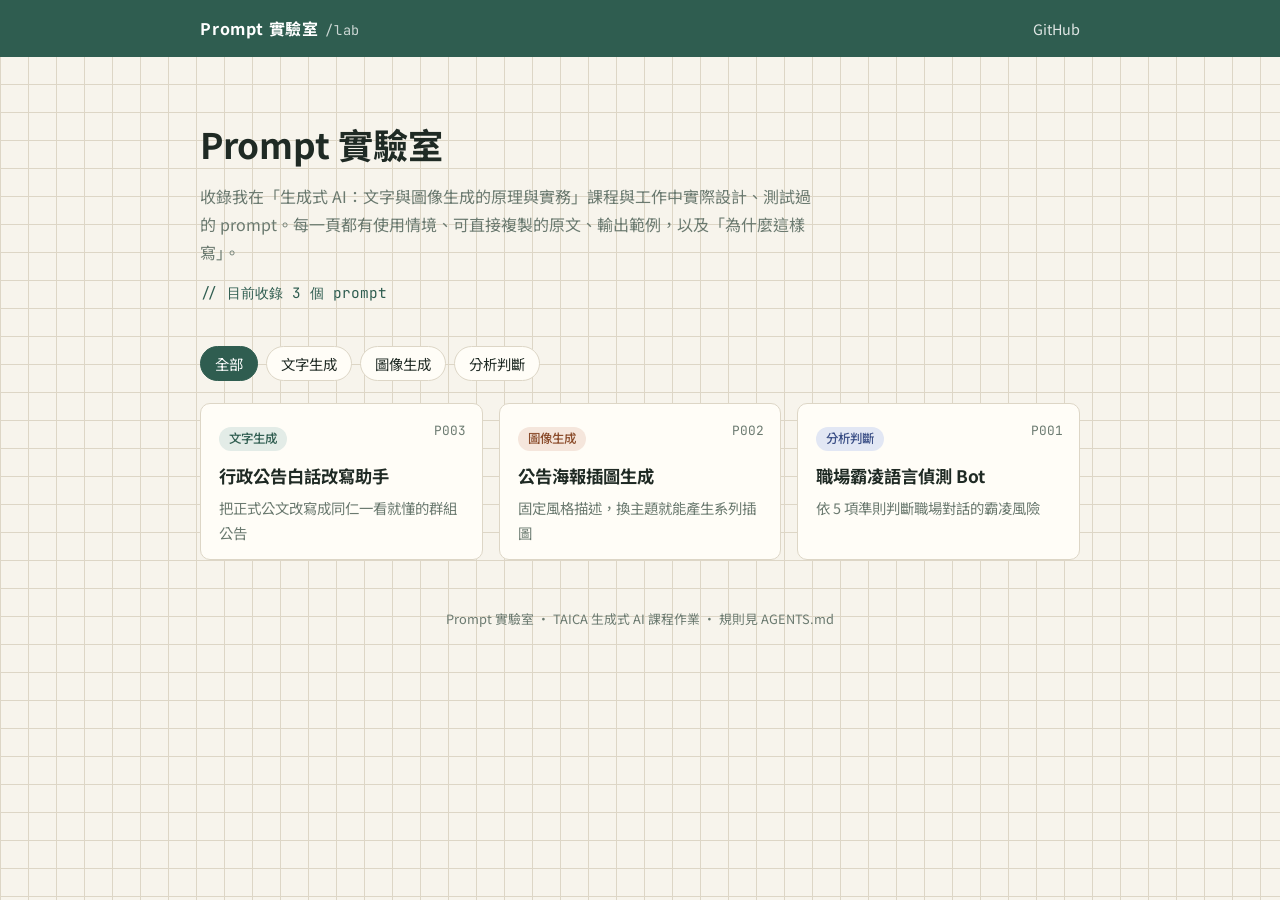
<file: index.html>
<!DOCTYPE html>
<html lang="zh-Hant-TW">
<head>
  <meta charset="UTF-8">
  <meta name="viewport" content="width=device-width, initial-scale=1.0">
  <title>Prompt 實驗室｜可重複使用的 Prompt 作品集</title>
  <link rel="stylesheet" href="assets/style.css">
</head>
<body>
  <header class="site-header">
    <div class="wrap">
      <a class="logo" href="index.html">Prompt 實驗室<span>/lab</span></a>
      <nav><a href="https://ellenhuangd.github.io/prompt-lab/">GitHub</a></nav>
    </div>
  </header>

  <main class="wrap">
    <section class="hero">
      <h1>Prompt 實驗室</h1>
      <p>收錄我在「生成式 AI：文字與圖像生成的原理與實務」課程與工作中實際設計、測試過的 prompt。每一頁都有使用情境、可直接複製的原文、輸出範例，以及「為什麼這樣寫」。</p>
      <div class="stat">// 目前收錄 <span id="count">3</span> 個 prompt</div>
    </section>

    <!-- 篩選按鈕：分類需與 AGENTS.md 第 4 節一致 -->
    <div class="filters">
      <button type="button" class="active" data-filter="all">全部</button>
      <button type="button" data-filter="text">文字生成</button>
      <button type="button" data-filter="image">圖像生成</button>
      <button type="button" data-filter="analysis">分析判斷</button>
    </div>

    <!-- 新卡片請加在最前面（新的在上），格式見 AGENTS.md 第 7 節 -->
    <div class="card-grid">
      <a class="card" href="pages/p003-official-notice-rewriter.html" data-category="text">
        <span class="card-no">P003</span>
        <span class="tag tag-text">文字生成</span>
        <h3>行政公告白話改寫助手</h3>
        <p>把正式公文改寫成同仁一看就懂的群組公告</p>
      </a>
      <a class="card" href="pages/p002-hospital-notice-illustration.html" data-category="image">
        <span class="card-no">P002</span>
        <span class="tag tag-image">圖像生成</span>
        <h3>公告海報插圖生成</h3>
        <p>固定風格描述，換主題就能產生系列插圖</p>
      </a>
      <a class="card" href="pages/p001-workplace-bullying-detector.html" data-category="analysis">
        <span class="card-no">P001</span>
        <span class="tag tag-analysis">分析判斷</span>
        <h3>職場霸凌語言偵測 Bot</h3>
        <p>依 5 項準則判斷職場對話的霸凌風險</p>
      </a>
    </div>
  </main>

  <footer class="site-footer">Prompt 實驗室 · TAICA 生成式 AI 課程作業 · 規則見 AGENTS.md</footer>
  <script src="assets/main.js"></script>
</body>
</html>
</file>
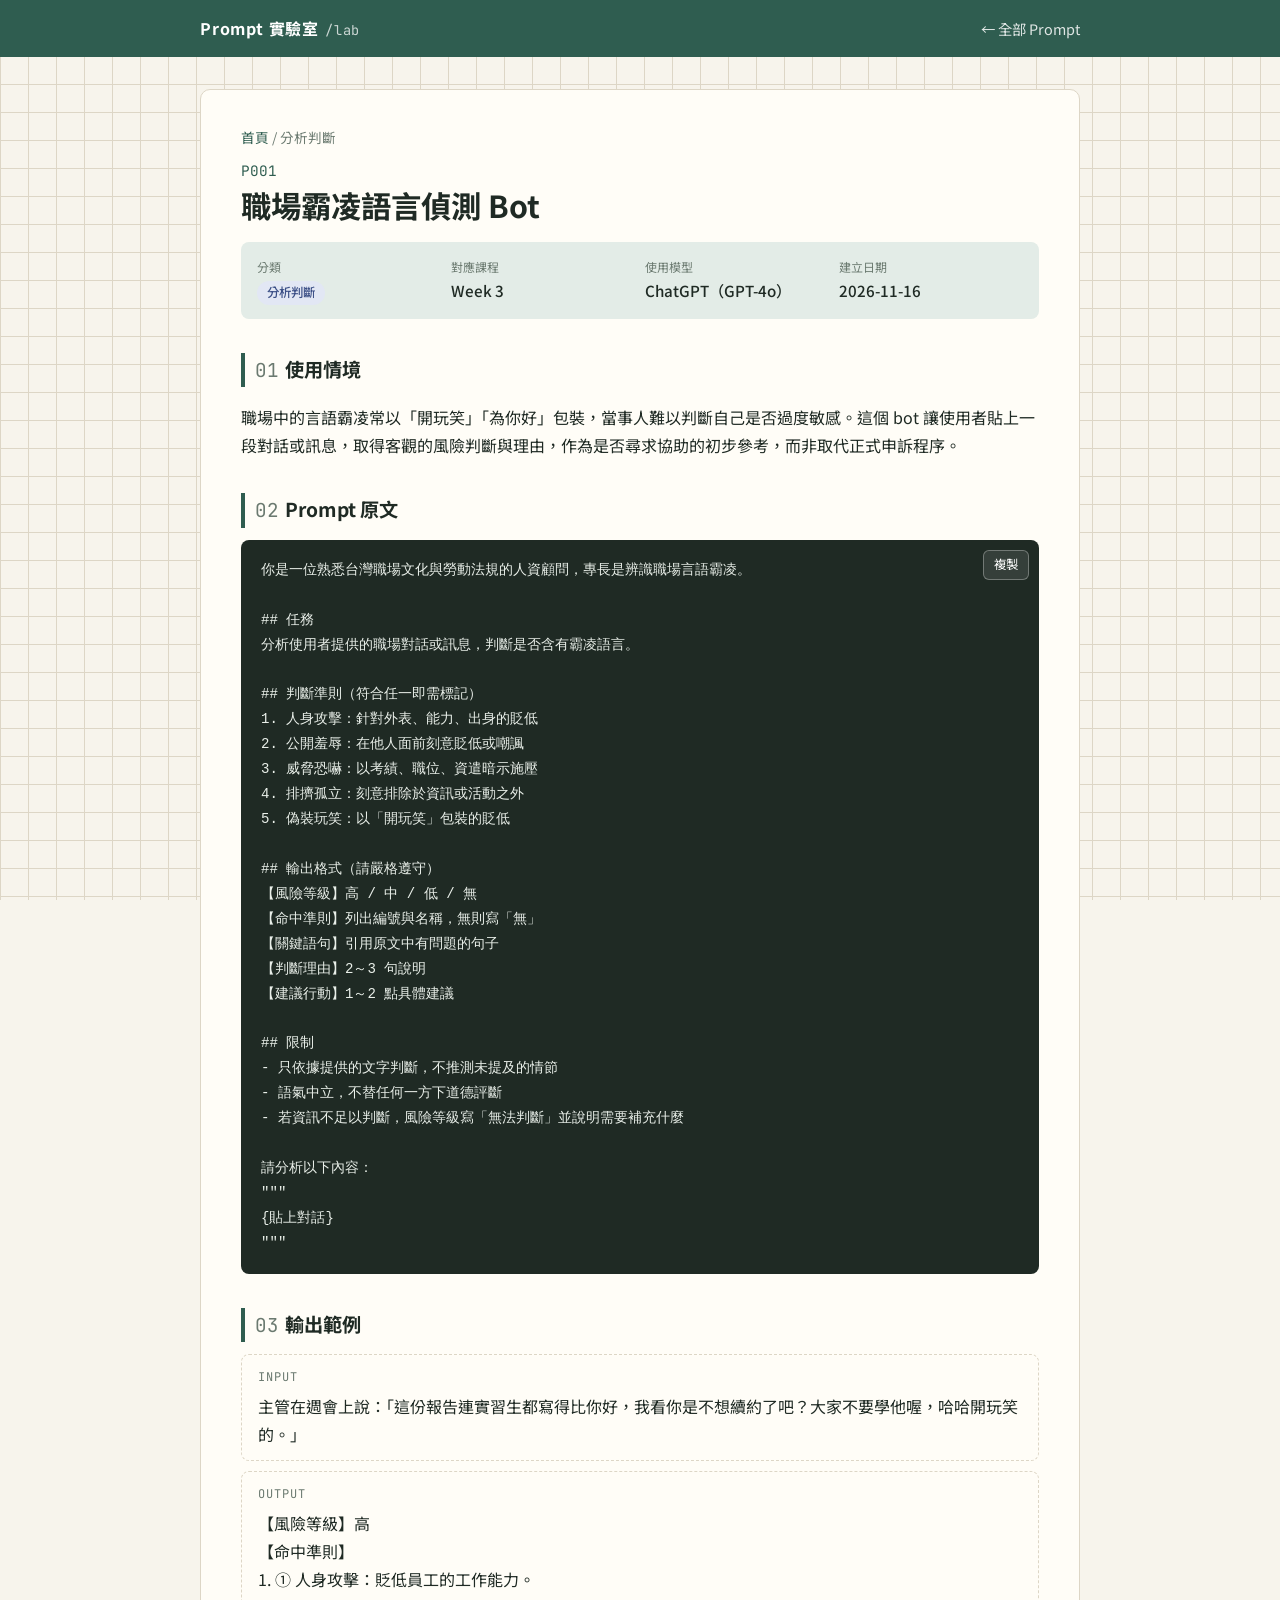
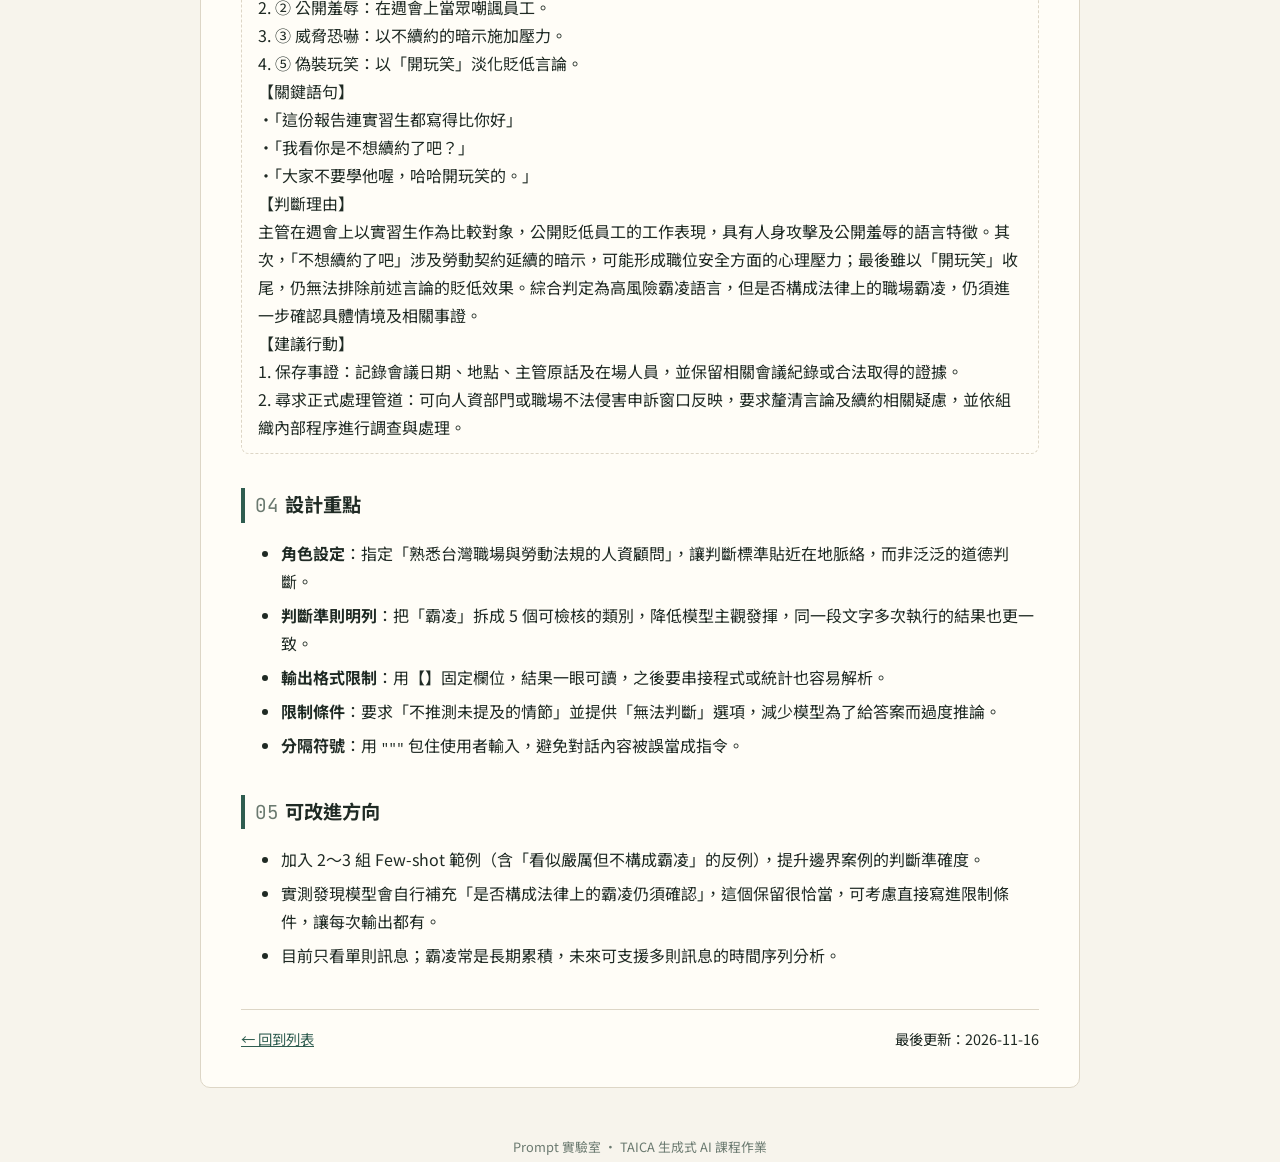
<file: pages/p001-workplace-bullying-detector.html>
<!DOCTYPE html>
<html lang="zh-Hant-TW">
<head>
  <meta charset="UTF-8">
  <meta name="viewport" content="width=device-width, initial-scale=1.0">
  <title>職場霸凌語言偵測 Bot｜Prompt 實驗室</title>
  <link rel="stylesheet" href="../assets/style.css">
</head>
<body>
  <header class="site-header">
    <div class="wrap">
      <a class="logo" href="../index.html">Prompt 實驗室<span>/lab</span></a>
      <nav><a href="../index.html">← 全部 Prompt</a></nav>
    </div>
  </header>

  <main class="wrap">
    <article class="page">
      <header id="meta">
        <div class="breadcrumb"><a href="../index.html">首頁</a> / 分析判斷</div>
        <div class="page-no">P001</div>
        <h1>職場霸凌語言偵測 Bot</h1>
        <dl class="meta">
          <div><dt>分類</dt><dd><span class="tag tag-analysis">分析判斷</span></dd></div>
          <div><dt>對應課程</dt><dd>Week 3</dd></div>
          <div><dt>使用模型</dt><dd>ChatGPT（GPT-4o）</dd></div>
          <div><dt>建立日期</dt><dd>2026-11-16</dd></div>
        </dl>
      </header>

      <section id="scenario">
        <h2><span class="num">01</span>使用情境</h2>
        <p>職場中的言語霸凌常以「開玩笑」「為你好」包裝，當事人難以判斷自己是否過度敏感。這個 bot 讓使用者貼上一段對話或訊息，取得客觀的風險判斷與理由，作為是否尋求協助的初步參考，而非取代正式申訴程序。</p>
      </section>

      <section id="prompt">
        <h2><span class="num">02</span>Prompt 原文</h2>
        <pre class="prompt-box"><code>你是一位熟悉台灣職場文化與勞動法規的人資顧問，專長是辨識職場言語霸凌。

## 任務
分析使用者提供的職場對話或訊息，判斷是否含有霸凌語言。

## 判斷準則（符合任一即需標記）
1. 人身攻擊：針對外表、能力、出身的貶低
2. 公開羞辱：在他人面前刻意貶低或嘲諷
3. 威脅恐嚇：以考績、職位、資遣暗示施壓
4. 排擠孤立：刻意排除於資訊或活動之外
5. 偽裝玩笑：以「開玩笑」包裝的貶低

## 輸出格式（請嚴格遵守）
【風險等級】高 / 中 / 低 / 無
【命中準則】列出編號與名稱，無則寫「無」
【關鍵語句】引用原文中有問題的句子
【判斷理由】2～3 句說明
【建議行動】1～2 點具體建議

## 限制
- 只依據提供的文字判斷，不推測未提及的情節
- 語氣中立，不替任何一方下道德評斷
- 若資訊不足以判斷，風險等級寫「無法判斷」並說明需要補充什麼

請分析以下內容：
"""
{貼上對話}
"""</code></pre>
      </section>

      <section id="output">
        <h2><span class="num">03</span>輸出範例</h2>
        <div class="io">
          <div class="io-block">
            <div class="io-label">INPUT</div>
            <pre>主管在週會上說：「這份報告連實習生都寫得比你好，我看你是不想續約了吧？大家不要學他喔，哈哈開玩笑的。」</pre>
          </div>
          <div class="io-block">
            <div class="io-label">OUTPUT</div>
            <pre>【風險等級】高
【命中準則】
1. ① 人身攻擊：貶低員工的工作能力。
2. ② 公開羞辱：在週會上當眾嘲諷員工。
3. ③ 威脅恐嚇：以不續約的暗示施加壓力。
4. ⑤ 偽裝玩笑：以「開玩笑」淡化貶低言論。
【關鍵語句】
・「這份報告連實習生都寫得比你好」
・「我看你是不想續約了吧？」
・「大家不要學他喔，哈哈開玩笑的。」
【判斷理由】
主管在週會上以實習生作為比較對象，公開貶低員工的工作表現，具有人身攻擊及公開羞辱的語言特徵。其次，「不想續約了吧」涉及勞動契約延續的暗示，可能形成職位安全方面的心理壓力；最後雖以「開玩笑」收尾，仍無法排除前述言論的貶低效果。綜合判定為高風險霸凌語言，但是否構成法律上的職場霸凌，仍須進一步確認具體情境及相關事證。
【建議行動】
1. 保存事證：記錄會議日期、地點、主管原話及在場人員，並保留相關會議紀錄或合法取得的證據。
2. 尋求正式處理管道：可向人資部門或職場不法侵害申訴窗口反映，要求釐清言論及續約相關疑慮，並依組織內部程序進行調查與處理。</pre>
          </div>
        </div>
      </section>

      <section id="design">
        <h2><span class="num">04</span>設計重點</h2>
        <ul>
          <li><strong>角色設定</strong>：指定「熟悉台灣職場與勞動法規的人資顧問」，讓判斷標準貼近在地脈絡，而非泛泛的道德判斷。</li>
          <li><strong>判斷準則明列</strong>：把「霸凌」拆成 5 個可檢核的類別，降低模型主觀發揮，同一段文字多次執行的結果也更一致。</li>
          <li><strong>輸出格式限制</strong>：用【】固定欄位，結果一眼可讀，之後要串接程式或統計也容易解析。</li>
          <li><strong>限制條件</strong>：要求「不推測未提及的情節」並提供「無法判斷」選項，減少模型為了給答案而過度推論。</li>
          <li><strong>分隔符號</strong>：用 <code>"""</code> 包住使用者輸入，避免對話內容被誤當成指令。</li>
        </ul>
      </section>

      <section id="improve">
        <h2><span class="num">05</span>可改進方向</h2>
        <ul>
          <li>加入 2～3 組 Few-shot 範例（含「看似嚴厲但不構成霸凌」的反例），提升邊界案例的判斷準確度。</li>
          <li>實測發現模型會自行補充「是否構成法律上的霸凌仍須確認」，這個保留很恰當，可考慮直接寫進限制條件，讓每次輸出都有。</li>
          <li>目前只看單則訊息；霸凌常是長期累積，未來可支援多則訊息的時間序列分析。</li>
        </ul>
      </section>

      <nav class="page-nav">
        <a href="../index.html">← 回到列表</a>
        <span>最後更新：2026-11-16</span>
      </nav>
    </article>
  </main>

  <footer class="site-footer">Prompt 實驗室 · TAICA 生成式 AI 課程作業</footer>
  <script src="../assets/main.js"></script>
</body>
</html>
</file>
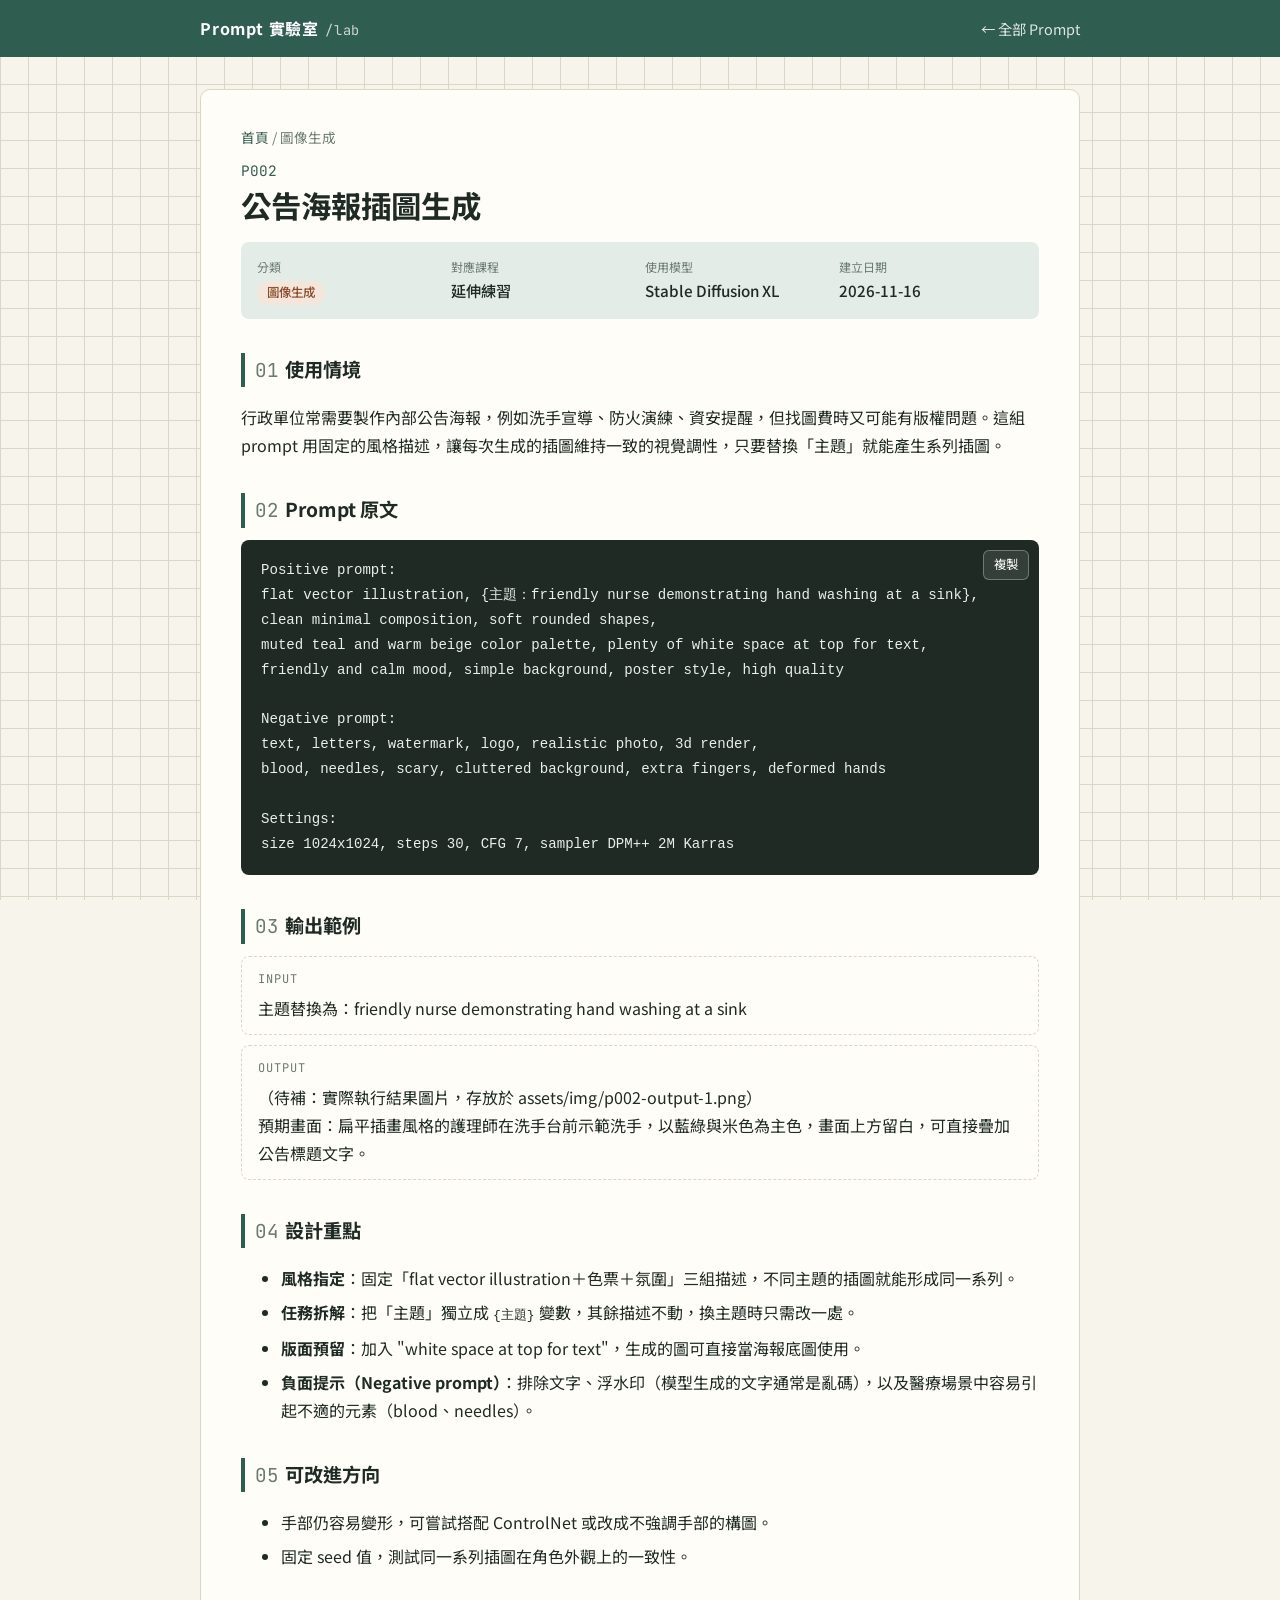
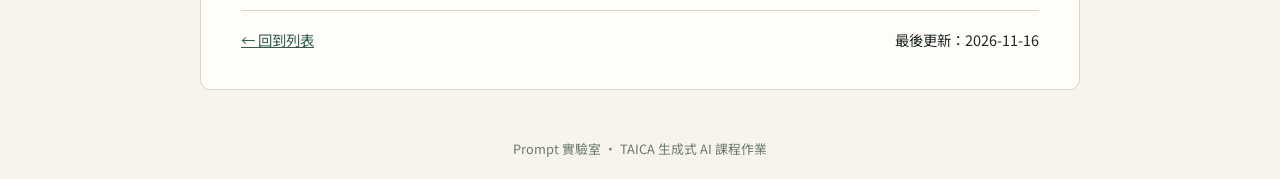
<file: pages/p002-hospital-notice-illustration.html>
<!DOCTYPE html>
<html lang="zh-Hant-TW">
<head>
  <meta charset="UTF-8">
  <meta name="viewport" content="width=device-width, initial-scale=1.0">
  <title>公告海報插圖生成｜Prompt 實驗室</title>
  <link rel="stylesheet" href="../assets/style.css">
</head>
<body>
  <header class="site-header">
    <div class="wrap">
      <a class="logo" href="../index.html">Prompt 實驗室<span>/lab</span></a>
      <nav><a href="../index.html">← 全部 Prompt</a></nav>
    </div>
  </header>

  <main class="wrap">
    <article class="page">
      <header id="meta">
        <div class="breadcrumb"><a href="../index.html">首頁</a> / 圖像生成</div>
        <div class="page-no">P002</div>
        <h1>公告海報插圖生成</h1>
        <dl class="meta">
          <div><dt>分類</dt><dd><span class="tag tag-image">圖像生成</span></dd></div>
          <div><dt>對應課程</dt><dd>延伸練習</dd></div>
          <div><dt>使用模型</dt><dd>Stable Diffusion XL</dd></div>
          <div><dt>建立日期</dt><dd>2026-11-16</dd></div>
        </dl>
      </header>

      <section id="scenario">
        <h2><span class="num">01</span>使用情境</h2>
        <p>行政單位常需要製作內部公告海報，例如洗手宣導、防火演練、資安提醒，但找圖費時又可能有版權問題。這組 prompt 用固定的風格描述，讓每次生成的插圖維持一致的視覺調性，只要替換「主題」就能產生系列插圖。</p>
      </section>

      <section id="prompt">
        <h2><span class="num">02</span>Prompt 原文</h2>
        <pre class="prompt-box"><code>Positive prompt:
flat vector illustration, {主題：friendly nurse demonstrating hand washing at a sink},
clean minimal composition, soft rounded shapes,
muted teal and warm beige color palette, plenty of white space at top for text,
friendly and calm mood, simple background, poster style, high quality

Negative prompt:
text, letters, watermark, logo, realistic photo, 3d render,
blood, needles, scary, cluttered background, extra fingers, deformed hands

Settings:
size 1024x1024, steps 30, CFG 7, sampler DPM++ 2M Karras</code></pre>
      </section>

      <section id="output">
        <h2><span class="num">03</span>輸出範例</h2>
        <div class="io">
          <div class="io-block">
            <div class="io-label">INPUT</div>
            <pre>主題替換為：friendly nurse demonstrating hand washing at a sink</pre>
          </div>
          <div class="io-block">
            <div class="io-label">OUTPUT</div>
            <pre>（待補：實際執行結果圖片，存放於 assets/img/p002-output-1.png）
預期畫面：扁平插畫風格的護理師在洗手台前示範洗手，以藍綠與米色為主色，畫面上方留白，可直接疊加公告標題文字。</pre>
          </div>
        </div>
      </section>

      <section id="design">
        <h2><span class="num">04</span>設計重點</h2>
        <ul>
          <li><strong>風格指定</strong>：固定「flat vector illustration＋色票＋氛圍」三組描述，不同主題的插圖就能形成同一系列。</li>
          <li><strong>任務拆解</strong>：把「主題」獨立成 <code>{主題}</code> 變數，其餘描述不動，換主題時只需改一處。</li>
          <li><strong>版面預留</strong>：加入 "white space at top for text"，生成的圖可直接當海報底圖使用。</li>
          <li><strong>負面提示（Negative prompt）</strong>：排除文字、浮水印（模型生成的文字通常是亂碼），以及醫療場景中容易引起不適的元素（blood、needles）。</li>
        </ul>
      </section>

      <section id="improve">
        <h2><span class="num">05</span>可改進方向</h2>
        <ul>
          <li>手部仍容易變形，可嘗試搭配 ControlNet 或改成不強調手部的構圖。</li>
          <li>固定 seed 值，測試同一系列插圖在角色外觀上的一致性。</li>
        </ul>
      </section>

      <nav class="page-nav">
        <a href="../index.html">← 回到列表</a>
        <span>最後更新：2026-11-16</span>
      </nav>
    </article>
  </main>

  <footer class="site-footer">Prompt 實驗室 · TAICA 生成式 AI 課程作業</footer>
  <script src="../assets/main.js"></script>
</body>
</html>
</file>
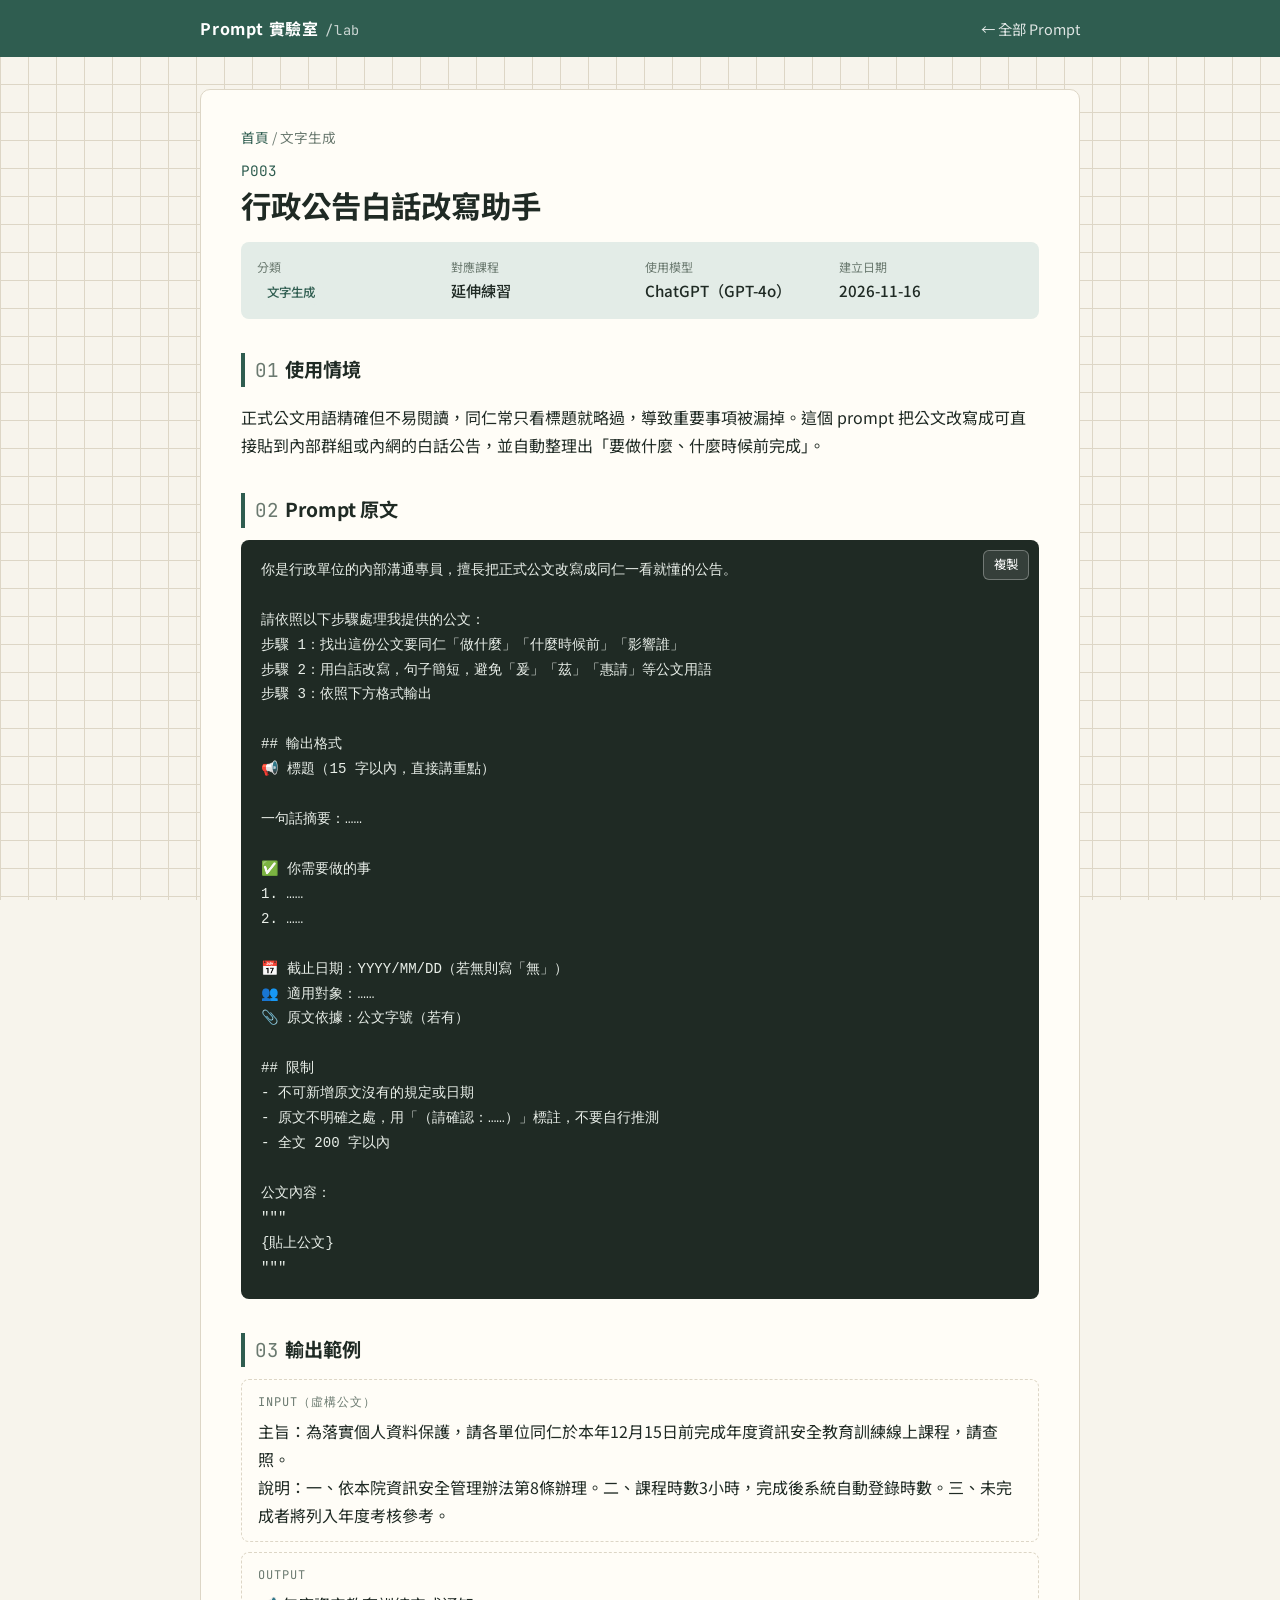
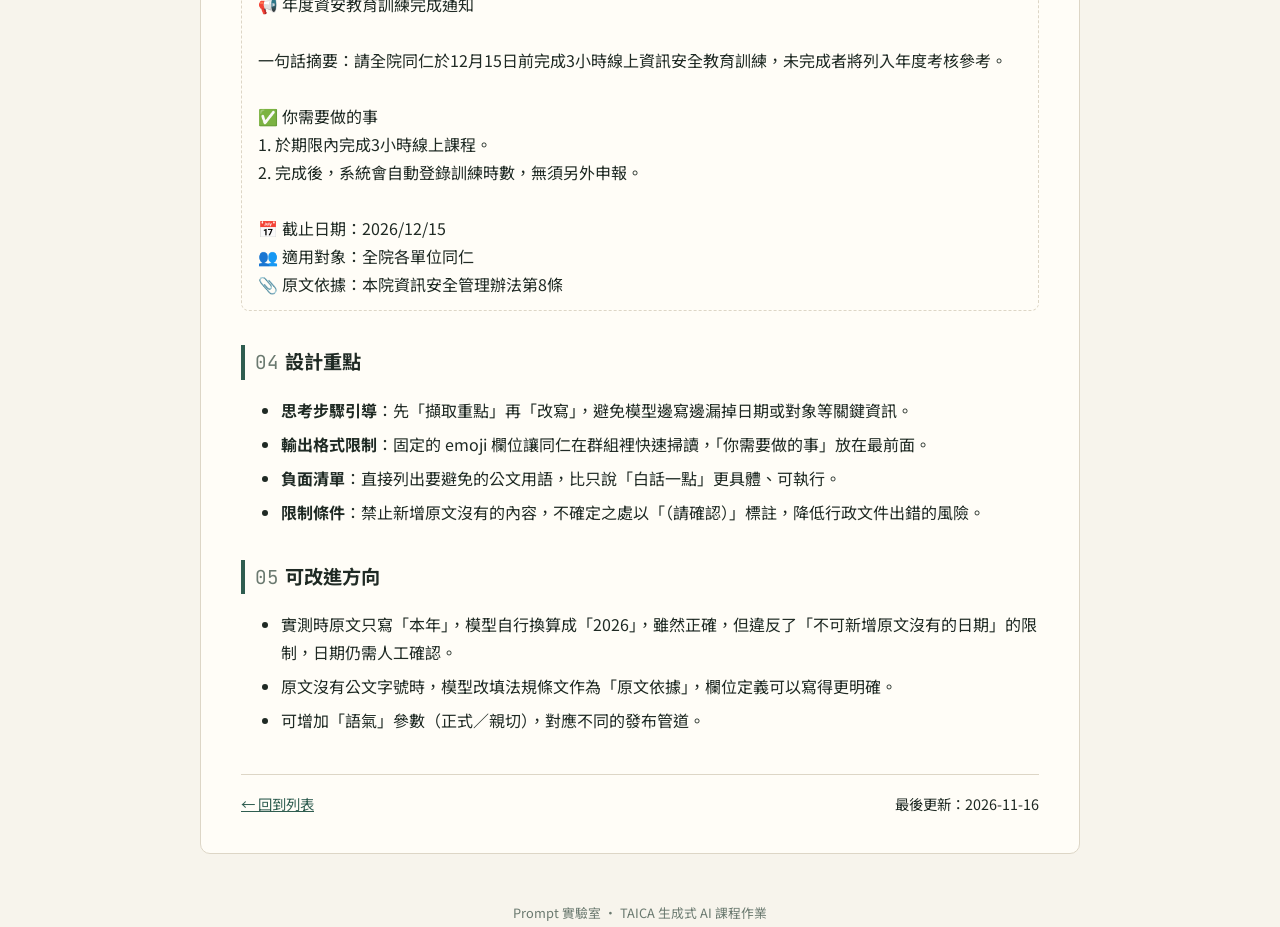
<file: pages/p003-official-notice-rewriter.html>
<!DOCTYPE html>
<html lang="zh-Hant-TW">
<head>
  <meta charset="UTF-8">
  <meta name="viewport" content="width=device-width, initial-scale=1.0">
  <title>行政公告白話改寫助手｜Prompt 實驗室</title>
  <link rel="stylesheet" href="../assets/style.css">
</head>
<body>
  <header class="site-header">
    <div class="wrap">
      <a class="logo" href="../index.html">Prompt 實驗室<span>/lab</span></a>
      <nav><a href="../index.html">← 全部 Prompt</a></nav>
    </div>
  </header>

  <main class="wrap">
    <article class="page">
      <header id="meta">
        <div class="breadcrumb"><a href="../index.html">首頁</a> / 文字生成</div>
        <div class="page-no">P003</div>
        <h1>行政公告白話改寫助手</h1>
        <dl class="meta">
          <div><dt>分類</dt><dd><span class="tag tag-text">文字生成</span></dd></div>
          <div><dt>對應課程</dt><dd>延伸練習</dd></div>
          <div><dt>使用模型</dt><dd>ChatGPT（GPT-4o）</dd></div>
          <div><dt>建立日期</dt><dd>2026-11-16</dd></div>
        </dl>
      </header>

      <section id="scenario">
        <h2><span class="num">01</span>使用情境</h2>
        <p>正式公文用語精確但不易閱讀，同仁常只看標題就略過，導致重要事項被漏掉。這個 prompt 把公文改寫成可直接貼到內部群組或內網的白話公告，並自動整理出「要做什麼、什麼時候前完成」。</p>
      </section>

      <section id="prompt">
        <h2><span class="num">02</span>Prompt 原文</h2>
        <pre class="prompt-box"><code>你是行政單位的內部溝通專員，擅長把正式公文改寫成同仁一看就懂的公告。

請依照以下步驟處理我提供的公文：
步驟 1：找出這份公文要同仁「做什麼」「什麼時候前」「影響誰」
步驟 2：用白話改寫，句子簡短，避免「爰」「茲」「惠請」等公文用語
步驟 3：依照下方格式輸出

## 輸出格式
📢 標題（15 字以內，直接講重點）

一句話摘要：……

✅ 你需要做的事
1. ……
2. ……

📅 截止日期：YYYY/MM/DD（若無則寫「無」）
👥 適用對象：……
📎 原文依據：公文字號（若有）

## 限制
- 不可新增原文沒有的規定或日期
- 原文不明確之處，用「（請確認：……）」標註，不要自行推測
- 全文 200 字以內

公文內容：
"""
{貼上公文}
"""</code></pre>
      </section>

      <section id="output">
        <h2><span class="num">03</span>輸出範例</h2>
        <div class="io">
          <div class="io-block">
            <div class="io-label">INPUT（虛構公文）</div>
            <pre>主旨：為落實個人資料保護，請各單位同仁於本年12月15日前完成年度資訊安全教育訓練線上課程，請查照。
說明：一、依本院資訊安全管理辦法第8條辦理。二、課程時數3小時，完成後系統自動登錄時數。三、未完成者將列入年度考核參考。</pre>
          </div>
          <div class="io-block">
            <div class="io-label">OUTPUT</div>
            <pre>📢 年度資安教育訓練完成通知

一句話摘要：請全院同仁於12月15日前完成3小時線上資訊安全教育訓練，未完成者將列入年度考核參考。

✅ 你需要做的事
1. 於期限內完成3小時線上課程。
2. 完成後，系統會自動登錄訓練時數，無須另外申報。

📅 截止日期：2026/12/15
👥 適用對象：全院各單位同仁
📎 原文依據：本院資訊安全管理辦法第8條</pre>
          </div>
        </div>
      </section>

      <section id="design">
        <h2><span class="num">04</span>設計重點</h2>
        <ul>
          <li><strong>思考步驟引導</strong>：先「擷取重點」再「改寫」，避免模型邊寫邊漏掉日期或對象等關鍵資訊。</li>
          <li><strong>輸出格式限制</strong>：固定的 emoji 欄位讓同仁在群組裡快速掃讀，「你需要做的事」放在最前面。</li>
          <li><strong>負面清單</strong>：直接列出要避免的公文用語，比只說「白話一點」更具體、可執行。</li>
          <li><strong>限制條件</strong>：禁止新增原文沒有的內容，不確定之處以「（請確認）」標註，降低行政文件出錯的風險。</li>
        </ul>
      </section>

      <section id="improve">
        <h2><span class="num">05</span>可改進方向</h2>
        <ul>
          <li>實測時原文只寫「本年」，模型自行換算成「2026」，雖然正確，但違反了「不可新增原文沒有的日期」的限制，日期仍需人工確認。</li>
          <li>原文沒有公文字號時，模型改填法規條文作為「原文依據」，欄位定義可以寫得更明確。</li>
          <li>可增加「語氣」參數（正式／親切），對應不同的發布管道。</li>
        </ul>
      </section>

      <nav class="page-nav">
        <a href="../index.html">← 回到列表</a>
        <span>最後更新：2026-11-16</span>
      </nav>
    </article>
  </main>

  <footer class="site-footer">Prompt 實驗室 · TAICA 生成式 AI 課程作業</footer>
  <script src="../assets/main.js"></script>
</body>
</html>
</file>
<file: assets/style.css>
/* Prompt 實驗室 — 全站唯一樣式表。修改規則見 AGENTS.md 第 5、9 節 */
@import url("https://fonts.googleapis.com/css2?family=Noto+Sans+TC:wght@400;500;700&family=JetBrains+Mono:wght@400;500&display=swap");

:root {
  --bg: #f7f4ec;
  --paper: #fffdf7;
  --ink: #1f2a24;
  --muted: #6b7a70;
  --line: #ddd6c6;
  --accent: #2f5d50;
  --accent-soft: #e3ece7;
  --tag-text: #2f5d50;
  --tag-text-bg: #e3ece7;
  --tag-image: #8a4b2a;
  --tag-image-bg: #f5e6dc;
  --tag-analysis: #3b4f86;
  --tag-analysis-bg: #e2e7f4;
  --code-bg: #1f2a24;
  --code-ink: #e9efe9;
  --font-sans: "Noto Sans TC", system-ui, sans-serif;
  --font-mono: "JetBrains Mono", ui-monospace, monospace;
  --radius: 10px;
}

* { box-sizing: border-box; }
body {
  margin: 0;
  background: var(--bg);
  color: var(--ink);
  font-family: var(--font-sans);
  line-height: 1.75;
  /* 淡淡的方格紙背景：實驗紀錄本感 */
  background-image:
    linear-gradient(var(--line) 1px, transparent 1px),
    linear-gradient(90deg, var(--line) 1px, transparent 1px);
  background-size: 28px 28px;
  background-attachment: fixed;
}
a { color: var(--accent); }
.wrap { max-width: 920px; margin: 0 auto; padding: 0 20px; }

/* ---------- 頁首 ---------- */
.site-header { background: var(--accent); color: #fff; }
.site-header .wrap { display: flex; align-items: center; justify-content: space-between; padding-top: 14px; padding-bottom: 14px; }
.logo { color: #fff; text-decoration: none; font-weight: 700; letter-spacing: .05em; }
.logo span { font-family: var(--font-mono); opacity: .75; font-weight: 400; margin-left: 6px; font-size: .85em; }
.site-header nav a { color: #fff; opacity: .85; text-decoration: none; font-size: .9rem; }

/* ---------- 首頁 Hero ---------- */
.hero { padding: 56px 0 28px; }
.hero h1 { font-size: 2.2rem; margin: 0 0 8px; }
.hero p { color: var(--muted); margin: 0; max-width: 620px; }
.hero .stat { font-family: var(--font-mono); color: var(--accent); margin-top: 14px; font-size: .9rem; }

/* ---------- 篩選 ---------- */
.filters { display: flex; flex-wrap: wrap; gap: 8px; margin: 12px 0 22px; }
.filters button {
  font: inherit; font-size: .9rem; cursor: pointer;
  border: 1px solid var(--line); background: var(--paper); color: var(--ink);
  border-radius: 999px; padding: 4px 14px;
}
.filters button.active { background: var(--accent); border-color: var(--accent); color: #fff; }

/* ---------- 卡片 ---------- */
.card-grid { display: grid; grid-template-columns: repeat(auto-fill, minmax(260px, 1fr)); gap: 16px; padding-bottom: 48px; }
.card {
  display: block; text-decoration: none; color: var(--ink);
  background: var(--paper); border: 1px solid var(--line); border-radius: var(--radius);
  padding: 18px 18px 14px; position: relative; transition: transform .15s, box-shadow .15s;
}
.card:hover { transform: translateY(-2px); box-shadow: 0 6px 18px rgba(31, 42, 36, .08); }
.card h3 { margin: 10px 0 4px; font-size: 1.08rem; }
.card p { margin: 0; color: var(--muted); font-size: .9rem; }
.card-no { position: absolute; top: 16px; right: 16px; font-family: var(--font-mono); color: var(--muted); font-size: .8rem; }
.card.hidden { display: none; }

/* ---------- 標籤（分類，見 AGENTS.md 第 4 節） ---------- */
.tag { display: inline-block; font-size: .78rem; font-weight: 500; padding: 1px 10px; border-radius: 999px; }
.tag-text { color: var(--tag-text); background: var(--tag-text-bg); }
.tag-image { color: var(--tag-image); background: var(--tag-image-bg); }
.tag-analysis { color: var(--tag-analysis); background: var(--tag-analysis-bg); }

/* ---------- 內頁 ---------- */
.page { background: var(--paper); border: 1px solid var(--line); border-radius: var(--radius); padding: 36px 40px; margin: 32px 0 48px; }
.breadcrumb { font-size: .85rem; color: var(--muted); margin-bottom: 8px; }
.breadcrumb a { text-decoration: none; }
.page-no { font-family: var(--font-mono); color: var(--accent); font-size: .9rem; }
.page h1 { margin: 2px 0 16px; font-size: 1.9rem; line-height: 1.35; }
.meta { display: grid; grid-template-columns: repeat(auto-fit, minmax(150px, 1fr)); gap: 10px; margin: 0 0 8px; padding: 14px 16px; background: var(--accent-soft); border-radius: 8px; }
.meta div { margin: 0; }
.meta dt { font-size: .75rem; color: var(--muted); }
.meta dd { margin: 0; font-weight: 500; font-size: .95rem; }

.page section { margin-top: 34px; }
.page h2 { font-size: 1.2rem; border-left: 4px solid var(--accent); padding-left: 10px; margin: 0 0 12px; }
.page h2 .num { font-family: var(--font-mono); color: var(--muted); font-weight: 400; margin-right: 6px; }
.page li { margin-bottom: 6px; }

/* ---------- Prompt 區塊 ---------- */
.prompt-wrap { position: relative; }
.prompt-box {
  background: var(--code-bg); color: var(--code-ink); border-radius: 8px;
  padding: 18px 20px; overflow-x: auto; white-space: pre-wrap; word-break: break-word;
  font-family: var(--font-mono); font-size: .88rem; line-height: 1.7; margin: 0;
}
.copy-btn {
  position: absolute; top: 10px; right: 10px; cursor: pointer;
  font: inherit; font-size: .78rem; padding: 3px 10px; border-radius: 6px;
  border: 1px solid rgba(255, 255, 255, .3); background: rgba(255, 255, 255, .1); color: #fff;
}
.copy-btn.done { background: var(--accent); border-color: var(--accent); }

/* ---------- 輸出範例 ---------- */
.io { display: grid; gap: 10px; }
.io-block { border: 1px dashed var(--line); border-radius: 8px; padding: 12px 16px; }
.io-label { font-family: var(--font-mono); font-size: .75rem; color: var(--muted); letter-spacing: .08em; }
.io-block p, .io-block pre { margin: 4px 0 0; }
.io-block pre { white-space: pre-wrap; font-family: var(--font-sans); }
.page img { max-width: 100%; border-radius: 8px; }

/* ---------- 頁尾 ---------- */
.page-nav { display: flex; justify-content: space-between; margin-top: 40px; padding-top: 16px; border-top: 1px solid var(--line); font-size: .9rem; }
.site-footer { text-align: center; color: var(--muted); font-size: .8rem; padding: 0 0 32px; }

@media (max-width: 600px) {
  .page { padding: 24px 20px; }
  .hero h1 { font-size: 1.7rem; }
}

/* === 擴充區 === */
/* 新增樣式請寫在這裡，並註明用途與對應頁面編號 */
</file>
